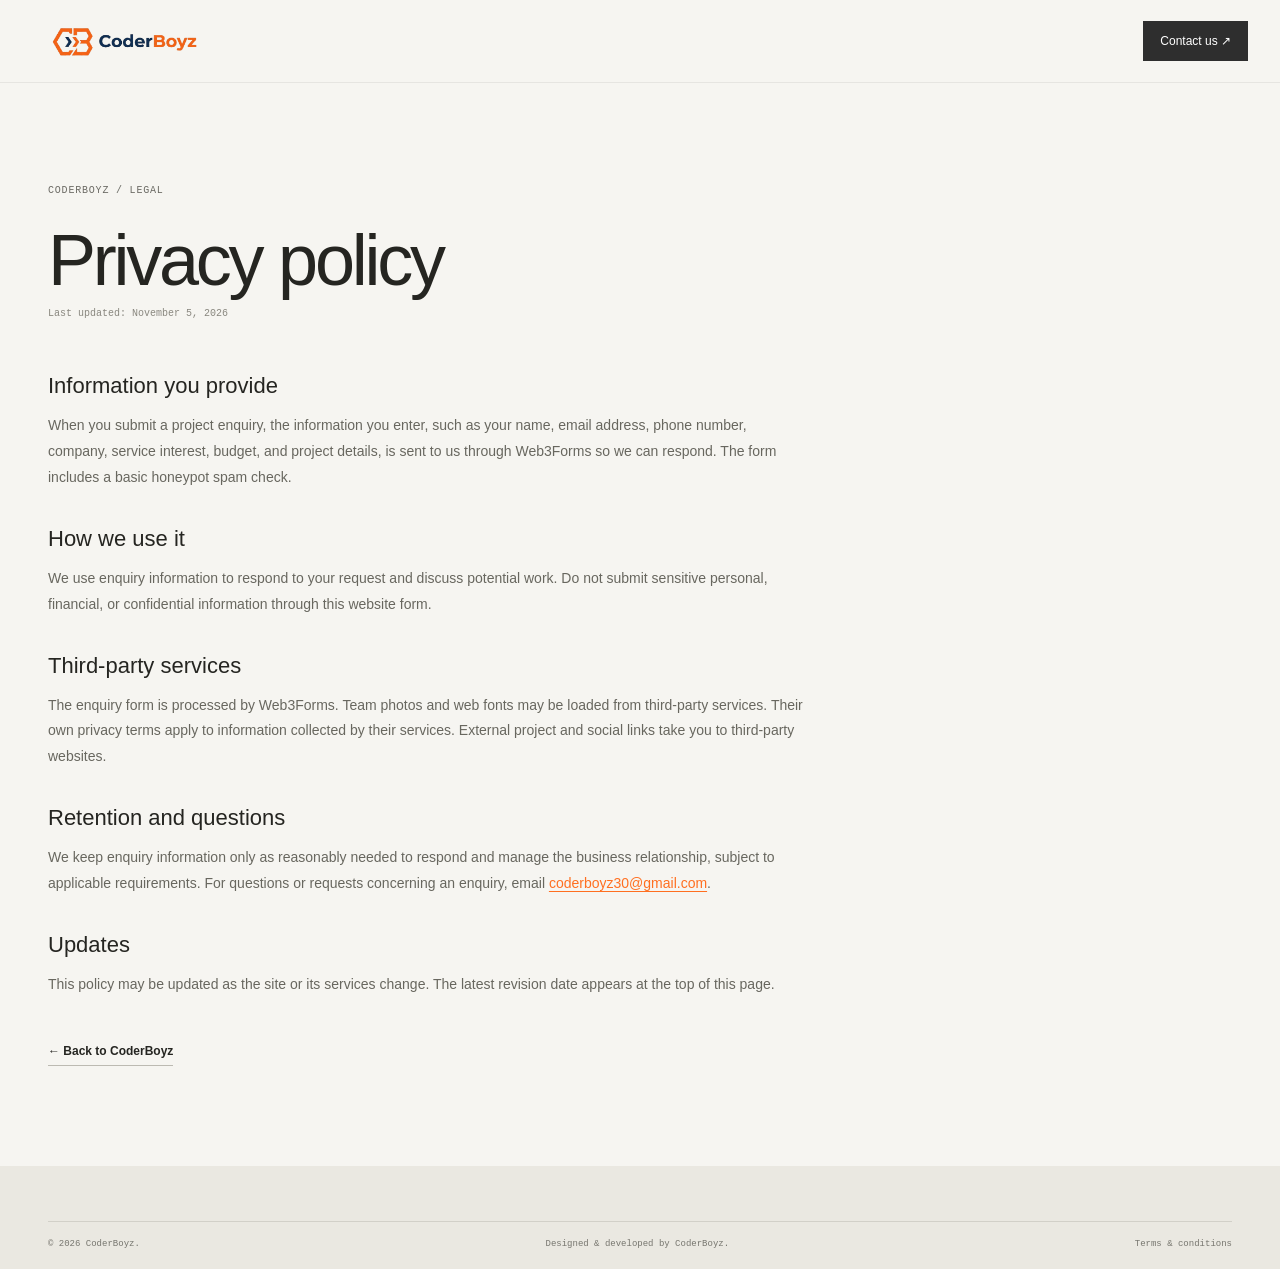
<file: privacy.html>
<!doctype html>
<html lang="en"><head><meta charset="utf-8"><meta name="viewport" content="width=device-width, initial-scale=1"><meta name="description" content="CoderBoyz privacy information for website enquiries."><link rel="icon" type="image/png" href="icon.png"><link rel="stylesheet" href="styles.css"><title>Privacy Policy — CoderBoyz</title></head><body><header class="site-header"><div class="nav-wrap"><a class="brand" href="index.html"><img src="logo.png" alt="CoderBoyz" width="300" height="100"></a><a class="nav-cta" href="index.html#contact">Contact us ↗</a></div></header><main class="legal section-wrap"><p class="eyebrow">CODERBOYZ / LEGAL</p><h1>Privacy policy</h1><p class="legal-updated">Last updated: November 5, 2026</p><h2>Information you provide</h2><p>When you submit a project enquiry, the information you enter, such as your name, email address, phone number, company, service interest, budget, and project details, is sent to us through Web3Forms so we can respond. The form includes a basic honeypot spam check.</p><h2>How we use it</h2><p>We use enquiry information to respond to your request and discuss potential work. Do not submit sensitive personal, financial, or confidential information through this website form.</p><h2>Third-party services</h2><p>The enquiry form is processed by Web3Forms. Team photos and web fonts may be loaded from third-party services. Their own privacy terms apply to information collected by their services. External project and social links take you to third-party websites.</p><h2>Retention and questions</h2><p>We keep enquiry information only as reasonably needed to respond and manage the business relationship, subject to applicable requirements. For questions or requests concerning an enquiry, email <a href="mailto:coderboyz30@gmail.com">coderboyz30@gmail.com</a>.</p><h2>Updates</h2><p>This policy may be updated as the site or its services change. The latest revision date appears at the top of this page.</p><a class="text-link" href="index.html">← Back to CoderBoyz</a></main><footer class="site-footer"><div class="section-wrap footer-bottom"><span>© <span class="year"></span> CoderBoyz.</span><span>Designed & developed by CoderBoyz.</span><a href="terms.html">Terms & conditions</a></div></footer><script>document.querySelector('.year').textContent=new Date().getFullYear()</script></body></html>
</file>
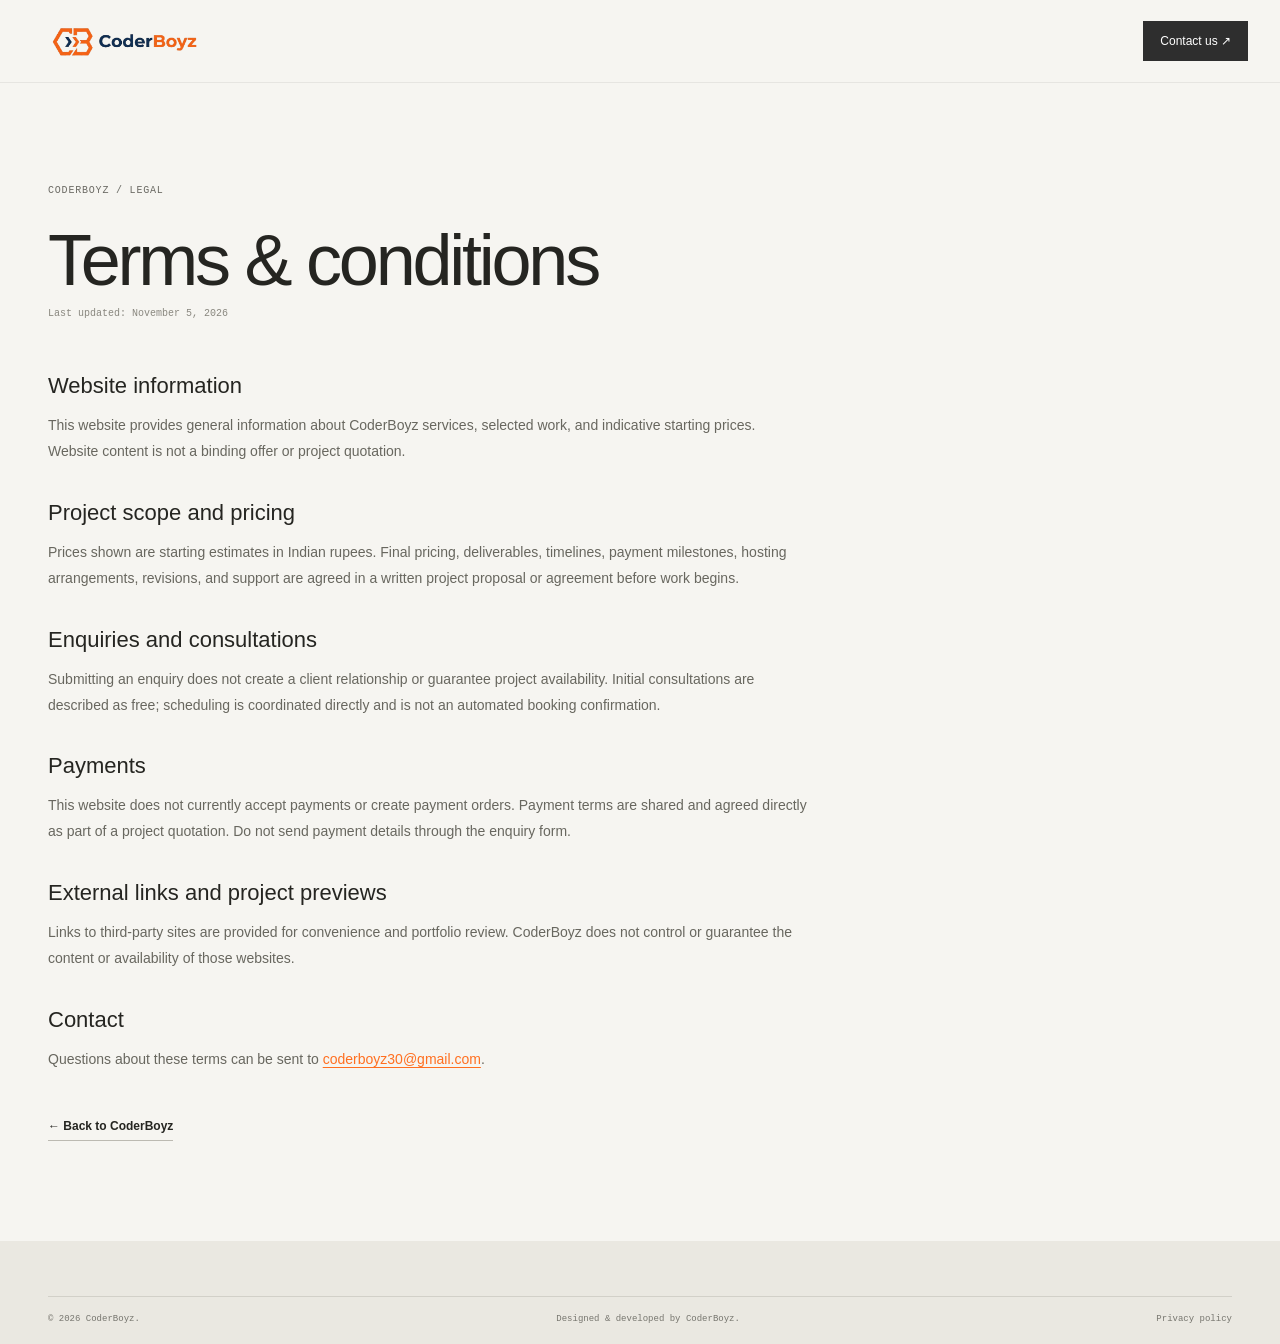
<file: terms.html>
<!doctype html>
<html lang="en"><head><meta charset="utf-8"><meta name="viewport" content="width=device-width, initial-scale=1"><meta name="description" content="Terms for using the CoderBoyz website and submitting project enquiries."><link rel="icon" type="image/png" href="icon.png"><link rel="stylesheet" href="styles.css"><title>Terms & Conditions — CoderBoyz</title></head><body><header class="site-header"><div class="nav-wrap"><a class="brand" href="index.html"><img src="logo.png" alt="CoderBoyz" width="300" height="100"></a><a class="nav-cta" href="index.html#contact">Contact us ↗</a></div></header><main class="legal section-wrap"><p class="eyebrow">CODERBOYZ / LEGAL</p><h1>Terms & conditions</h1><p class="legal-updated">Last updated: November 5, 2026</p><h2>Website information</h2><p>This website provides general information about CoderBoyz services, selected work, and indicative starting prices. Website content is not a binding offer or project quotation.</p><h2>Project scope and pricing</h2><p>Prices shown are starting estimates in Indian rupees. Final pricing, deliverables, timelines, payment milestones, hosting arrangements, revisions, and support are agreed in a written project proposal or agreement before work begins.</p><h2>Enquiries and consultations</h2><p>Submitting an enquiry does not create a client relationship or guarantee project availability. Initial consultations are described as free; scheduling is coordinated directly and is not an automated booking confirmation.</p><h2>Payments</h2><p>This website does not currently accept payments or create payment orders. Payment terms are shared and agreed directly as part of a project quotation. Do not send payment details through the enquiry form.</p><h2>External links and project previews</h2><p>Links to third-party sites are provided for convenience and portfolio review. CoderBoyz does not control or guarantee the content or availability of those websites.</p><h2>Contact</h2><p>Questions about these terms can be sent to <a href="mailto:coderboyz30@gmail.com">coderboyz30@gmail.com</a>.</p><a class="text-link" href="index.html">← Back to CoderBoyz</a></main><footer class="site-footer"><div class="section-wrap footer-bottom"><span>© <span class="year"></span> CoderBoyz.</span><span>Designed & developed by CoderBoyz.</span><a href="privacy.html">Privacy policy</a></div></footer><script>document.querySelector('.year').textContent=new Date().getFullYear()</script></body></html>
</file>
<file: styles.css>
:root{--orange:#ff6f20;--orange-light:#ff8c40;--charcoal:#2e2e2e;--ink:#252521;--cream:#fff5e6;--paper:#f6f5f1;--white:#fff;--muted:#77766f;--rule:#dddbd3;--mono:"DM Mono",monospace;--display:"Space Grotesk",sans-serif;--body:"DM Sans",sans-serif;--wrap:1220px}
*{box-sizing:border-box}html{scroll-behavior:smooth;scroll-padding-top:90px}body{margin:0;background:var(--paper);color:var(--ink);font-family:var(--body);font-size:15px;line-height:1.55;-webkit-font-smoothing:antialiased}a{color:inherit;text-decoration:none}button,input,textarea,select{font:inherit}button{color:inherit}.section-wrap{width:min(var(--wrap),calc(100% - 96px));margin-inline:auto}.skip-link{position:absolute;left:16px;top:-60px;z-index:99;padding:12px 18px;background:var(--charcoal);color:white}.skip-link:focus{top:12px}.visually-hidden{position:absolute;width:1px;height:1px;padding:0;margin:-1px;overflow:hidden;clip:rect(0,0,0,0);white-space:nowrap;border:0}
.site-header{position:sticky;z-index:20;top:0;background:rgba(246,245,241,.94);backdrop-filter:blur(16px);border-bottom:1px solid rgba(46,46,46,.08);transition:box-shadow .25s}.site-header.scrolled{box-shadow:0 6px 24px #2525210c}.nav-wrap{width:min(1360px,calc(100% - 64px));height:82px;margin:auto;display:flex;align-items:center;justify-content:space-between}.brand{display:flex;align-items:center;width:185px;overflow:hidden}.brand img{display:block;width:185px;height:auto;mix-blend-mode:multiply;transition:transform .35s}.brand:hover img{transform:translateY(-2px)}.main-nav{display:flex;align-items:center;gap:clamp(16px,2.1vw,30px)}.main-nav>a:not(.nav-cta){font-size:12px;color:#54534e;transition:color .2s}.main-nav>a:not(.nav-cta):hover,.main-nav>a.active{color:var(--orange)}.nav-cta{margin-left:8px;padding:11px 17px;background:var(--charcoal);color:white;font-size:12px;transition:background .2s}.nav-cta:hover{background:var(--orange)}.nav-cta span{margin-left:12px}.menu-toggle{display:none}
.hero{min-height:690px;padding-top:104px;position:relative;display:grid;grid-template-columns:1.08fr .92fr;align-items:center;gap:55px}.hero-copy{padding:10px 0 52px}.eyebrow,.section-kicker,.mono-label{font-family:var(--mono);font-size:10px;text-transform:uppercase;letter-spacing:.08em}.eyebrow{display:flex;align-items:center;gap:10px;color:#6b6a64}.live-dot{display:inline-block;width:7px;height:7px;border-radius:50%;background:#74a77e;box-shadow:0 0 0 4px #74a77e1b}.hero h1,.section-heading h2,.intro h2,.industry-layout h2,.faq h2,.contact h2{font-family:var(--display);font-weight:500;letter-spacing:-.045em;line-height:1.03}.hero h1{max-width:680px;margin:27px 0 24px;font-size:clamp(54px,6.1vw,84px)}.hero h1 em,.section-heading h2 span,.intro h2 span,.industry-layout h2 span,.feedback h2 span,.faq h2 span,.contact h2 span{font-style:normal;color:var(--orange)}.hero-description{max-width:510px;color:#66655f;font-size:16px;line-height:1.8}.hero-actions{display:flex;align-items:center;gap:27px;margin-top:31px}.button{min-height:50px;display:inline-flex;align-items:center;justify-content:center;gap:25px;padding:0 20px;font-size:12px;font-weight:600;transition:transform .2s,background .2s,color .2s}.button:hover{transform:translateY(-2px)}.button-dark{background:var(--charcoal);color:white}.button-dark:hover{background:var(--orange)}.text-link{font-size:12px;font-weight:600;border-bottom:1px solid #bcbab2;padding:0 0 5px}.text-link span{margin-left:9px;color:var(--orange)}.hero-services{margin-top:57px;font-family:var(--mono);font-size:9px;color:#77766f;text-transform:uppercase;letter-spacing:.045em}.hero-services i{color:var(--orange);font-style:normal;margin:0 5px}.hero-art{height:460px;position:relative;overflow:hidden;background:#ece9e1;border:1px solid #e1ded5}.art-grid{position:absolute;inset:0;background-image:linear-gradient(#2e2e2e0c 1px,transparent 1px),linear-gradient(90deg,#2e2e2e0c 1px,transparent 1px);background-size:45px 45px;mask-image:linear-gradient(145deg,black,transparent 90%)}.art-orbit{position:absolute;border:1px solid #ff6f2055;border-radius:50%;left:50%;top:48%;transform:translate(-50%,-50%) rotate(-24deg)}.orbit-one{width:360px;height:200px}.orbit-two{width:270px;height:390px;transform:translate(-50%,-50%) rotate(53deg);border-color:#2e2e2e35}.art-core{position:absolute;left:50%;top:48%;width:168px;height:168px;transform:translate(-50%,-50%);border-radius:50%;border:1px solid #c9c4b8;background:#f6f5f1;display:grid;place-items:center;box-shadow:0 0 0 13px #f6f5f13a,0 0 0 30px #f6f5f124;animation:core-in .8s both}.art-core img{width:91px;height:91px;object-fit:contain;mix-blend-mode:multiply}.art-core span{position:absolute;bottom:23px;font:9px var(--mono);letter-spacing:.07em;color:#68675f}.art-tag{position:absolute;font:9px var(--mono);letter-spacing:.09em;color:#55544e}.tag-top{top:29px;left:28px}.tag-dot{display:inline-block;width:6px;height:6px;border-radius:50%;background:var(--orange);margin-right:7px}.tag-bottom{right:25px;bottom:25px}.tag-bottom span{color:var(--orange);margin-left:11px}.art-cross{position:absolute;font:22px var(--body);font-weight:300;color:var(--orange)}.cross-a{top:23%;right:19%}.cross-b{left:18%;bottom:23%}.art-index{position:absolute;right:26px;top:28px;font:9px var(--mono);color:#99958c}.hero-bottom{grid-column:1/-1;position:absolute;bottom:24px;left:0;right:0;border-top:1px solid var(--rule);padding-top:12px;display:flex;justify-content:space-between;font:9px var(--mono);text-transform:uppercase;color:#807f78;letter-spacing:.04em}.hero-bottom a{color:var(--charcoal)}
.section-kicker{display:flex;align-items:center;gap:18px;color:#77766f}.section-kicker .line{height:1px;background:var(--rule);flex:1}.intro{padding-top:128px;padding-bottom:110px}.intro-layout{display:grid;grid-template-columns:1.1fr .9fr;gap:8%;align-items:start;padding:63px 7% 56px 9%}.intro h2,.industry-layout h2,.faq h2{font-size:clamp(46px,6vw,74px);margin:0}.intro-text{max-width:440px;padding-top:4px}.intro-text p{color:#696861;font-size:14px;line-height:1.85}.intro-text .lead{font-family:var(--display);font-size:23px;line-height:1.35;color:var(--ink);margin:0 0 17px}.intro-text .text-link{display:inline-block;margin-top:12px}.intro-note{display:flex;justify-content:space-between;margin:0 9%;border-top:1px solid var(--rule);padding-top:15px;font-size:10px;color:#77766f}.intro-note span:last-child{font:9px var(--mono);letter-spacing:.06em}
.services{padding-top:50px;padding-bottom:135px}.section-heading{display:flex;align-items:end;justify-content:space-between;gap:28px;margin:49px 0 47px}.section-heading h2{font-size:clamp(40px,5vw,63px);max-width:700px;margin:0}.section-heading p{max-width:290px;margin:0 0 5px;color:#77766f;font-size:13px}.service-list{border-top:1px solid var(--rule)}.service-row{min-height:106px;display:grid;grid-template-columns:70px 1.05fr 1fr 30px;align-items:center;gap:25px;border-bottom:1px solid var(--rule);transition:padding .25s,background .25s}.service-row:hover{padding-inline:15px;background:#eeece5}.service-number{font:11px var(--mono);color:var(--orange)}.service-row h3{margin:0;font:500 21px var(--display);letter-spacing:-.03em}.service-row p{margin:0;max-width:405px;color:#77766f;font-size:12px;line-height:1.7}.service-arrow{font-size:20px;text-align:right;color:#aaa69b;transition:color .2s,transform .2s}.service-row:hover .service-arrow{color:var(--orange);transform:translate(3px,-3px)}
.technology{background:var(--charcoal);color:#f4f2ec;padding:105px 0 99px}.technology .section-kicker{color:#aaa9a1}.technology .section-kicker .line{background:#ffffff2b}.technology .section-heading p{color:#aaa9a1}.technology .section-heading{margin-bottom:42px}.tech-tabs{display:flex;gap:5px;flex-wrap:wrap;border-bottom:1px solid #ffffff24;padding-bottom:18px}.tech-tab{border:1px solid #ffffff30;color:#c9c7c0;background:transparent;padding:9px 13px;font-size:11px;cursor:pointer;transition:background .2s,border .2s,color .2s}.tech-tab:hover,.tech-tab.active{background:var(--orange);border-color:var(--orange);color:white}.tech-tab:focus-visible{outline:2px solid white;outline-offset:3px}.tech-panel{padding-top:31px;min-height:215px}.tech-panel-heading{display:flex;align-items:baseline;gap:20px;margin-bottom:20px}.mono-label{color:var(--orange-light)}.tech-panel-heading h3{font:500 17px var(--display);margin:0}.tech-grid{display:flex;flex-wrap:wrap;gap:8px}.tech-chip{display:flex;align-items:center;gap:10px;min-height:49px;padding:0 13px;border:1px solid #ffffff25;color:#eeece5;font-size:12px;animation:chip-in .3s both;transition:border-color .2s,background .2s}.tech-chip:hover{border-color:var(--orange-light);background:#ffffff0b}.tech-symbol{width:23px;height:23px;display:grid;place-items:center;color:var(--orange-light);font:10px var(--mono);border:1px solid #ff8c405c;border-radius:50%}.tech-note{margin:25px 0 0;color:#a6a49e;font-size:10px}
.industries{padding-top:120px;padding-bottom:130px}.industry-layout{display:grid;grid-template-columns:1fr 1fr;gap:10%;padding:64px 8% 0}.industry-layout h2{font-size:clamp(43px,5.3vw,67px)}.industry-list>div{display:grid;grid-template-columns:46px 1fr 20px;align-items:center;min-height:58px;border-bottom:1px solid var(--rule);font-size:13px}.industry-list>div:first-child{border-top:1px solid var(--rule)}.industry-list>div span{font:10px var(--mono);color:var(--orange)}.industry-list>div i{font-style:normal;color:#a5a198;transition:color .2s}.industry-list>div:hover i{color:var(--orange)}
.work{padding-top:42px;padding-bottom:125px}.work .section-heading{margin-bottom:42px}.project-grid{display:grid;grid-template-columns:1fr 1fr;gap:40px 24px}.project-wide{grid-column:span 2}.project-preview{height:290px;position:relative;display:block;overflow:hidden;background:#e6e1d6}.project-wide .project-preview{height:350px}.preview-browser{height:29px;position:absolute;z-index:2;top:0;left:0;right:0;background:#f8f7f3;display:flex;align-items:center;gap:5px;padding:0 12px;border-bottom:1px solid #dedbd4}.preview-browser>span{width:6px;height:6px;border-radius:50%;background:#d3d0c8}.preview-browser i{position:absolute;left:50%;transform:translateX(-50%);font:8px var(--mono);font-style:normal;color:#89877f}.mock-grow,.mock-film,.mock-rudra,.mock-dance{position:absolute;inset:29px 0 0;overflow:hidden}.mock-grow{background:#f3f0e8;color:#202720}.mock-nav{height:38px;display:flex;justify-content:space-between;align-items:center;padding:0 7%;font:600 10px var(--display)}.mock-nav b{font:9px var(--body);background:#223a31;color:white;padding:7px 12px}.mock-content{position:absolute;left:11%;top:27%;display:flex;flex-direction:column;gap:12px;z-index:1}.mock-content small,.mock-film small,.mock-rudra small,.mock-dance small{font:8px var(--mono);letter-spacing:.14em}.mock-content strong{font:500 clamp(29px,4vw,48px)/.99 var(--display);letter-spacing:-.04em}.mock-content>span{font-size:10px;color:#68685e}.mock-shape{position:absolute;width:47%;height:130%;right:6%;top:-19%;background:#d3e2ca;clip-path:polygon(25% 0,100% 0,100% 100%,0 84%);transform:rotate(-8deg)}.mock-shape:after{content:"";position:absolute;inset:23% 10% 12% 25%;background:#ffbc5f;clip-path:polygon(0 26%,100% 0,74% 100%,18% 72%)}.mock-film{background:#24221f;color:#f6f2e9;display:flex;flex-direction:column;justify-content:center;padding-left:9%;gap:17px}.mock-film:after{content:"";position:absolute;right:8%;top:16%;width:33%;height:76%;border:1px solid #b17a47;transform:rotate(8deg);background:linear-gradient(140deg,#80553b,#272520 62%)}.mock-film strong{font:500 clamp(35px,4vw,56px)/.98 var(--display);letter-spacing:-.04em;z-index:1}.mock-film span{font:8px var(--mono);letter-spacing:.12em;color:#b9a78f}.mock-rudra{background:#dbd9d2;padding:7% 10%;color:#262723}.mock-rudra strong{display:block;font:500 clamp(37px,5vw,62px)/.9 var(--display);letter-spacing:-.05em;margin-top:20px}.mock-rudra strong span{color:var(--orange)}.mock-rudra div{position:absolute;right:11%;bottom:15%;font:12px/1.5 var(--body);color:#6b6b64}.mock-dance{background:#e8ddd0;color:#46362c;display:flex;align-items:center;gap:9%;padding:0 9%}.dance-mark{font:500 80px var(--display);color:#ab4d27;z-index:1}.mock-dance>div{z-index:1;display:flex;flex-direction:column;gap:12px}.mock-dance strong{font:500 clamp(30px,4vw,48px)/.95 var(--display);letter-spacing:-.04em}.mock-dance>div>span{font:8px var(--mono);letter-spacing:.12em}.dance-circle{position:absolute;width:300px;height:300px;border:1px solid #ad664d70;border-radius:50%;right:8%;top:-10%}.preview-hint{position:absolute;right:12px;bottom:12px;z-index:3;padding:7px 10px;background:var(--charcoal);color:white;font:8px var(--mono);letter-spacing:.08em;opacity:0;transform:translateY(4px);transition:opacity .2s,transform .2s}.project-preview:hover .preview-hint{opacity:1;transform:none}.project-meta{display:flex;justify-content:space-between;align-items:start;padding-top:15px}.project-type{font:9px var(--mono);letter-spacing:.04em;color:#87857c}.project-meta h3{font:500 23px var(--display);margin:6px 0 3px}.project-meta p{font-size:11px;color:#77766f;margin:0}.project-meta>a{font-size:21px;color:#77766f;transition:color .2s,transform .2s}.project-meta>a:hover{color:var(--orange);transform:translate(3px,-3px)}.work-foot{display:flex;justify-content:space-between;align-items:center;border-top:1px solid var(--rule);margin-top:44px;padding-top:17px;font:9px var(--mono);color:#8a887f;text-transform:uppercase}
.process{background:#eceae3;padding:104px 0 116px}.process .section-heading{margin-bottom:49px}.process-grid{display:grid;grid-template-columns:repeat(6,1fr);border-top:1px solid #d5d2c8}.process-grid article{padding:22px 18px 0 0;position:relative}.process-grid article:before{content:"";position:absolute;top:-4px;left:0;width:7px;height:7px;border-radius:50%;background:var(--orange)}.process-grid article>span{font:10px var(--mono);color:#a09d93}.process-grid h3{font:500 17px var(--display);margin:19px 0 7px}.process-grid p{margin:0;color:#77766f;font-size:11px;line-height:1.65}
.team{padding-top:120px;padding-bottom:125px}.team .section-heading{margin-bottom:40px}.team-grid{display:grid;grid-template-columns:repeat(3,1fr);gap:24px}.person-photo{height:290px;background:#e7e4dc;position:relative;overflow:hidden}.person-photo img{width:100%;height:100%;object-fit:cover;filter:saturate(.83);transition:transform .5s,filter .35s}.person:hover .person-photo img{transform:scale(1.035);filter:saturate(1)}.person-photo>span{position:absolute;left:12px;bottom:12px;padding:6px 8px;background:#f6f5f1e8;font:8px var(--mono);letter-spacing:.08em}.person-info{display:flex;justify-content:space-between;align-items:center;padding-top:17px}.person-info h3{font:500 20px var(--display);margin:0}.person-info p{margin:3px 0 0;font-size:11px;color:#77766f}.person-link{font-size:21px;color:#77766f}.person-link:hover{color:var(--orange)}.person-skills{min-height:44px;margin:13px 0;color:#77766f;font-size:11px;line-height:1.65}.social-links{display:flex;gap:15px;border-top:1px solid var(--rule);padding-top:12px}.social-links a{font:9px var(--mono);color:#696861}.social-links a:hover{color:var(--orange)}
.feedback{padding-top:40px;padding-bottom:105px}.feedback-inner{display:flex;justify-content:space-between;align-items:end;padding:54px 7% 38px}.feedback-inner>div{position:relative}.quote-mark{font:100px/.7 Georgia,serif;color:var(--orange);opacity:.8}.feedback h2{font:500 clamp(37px,4.6vw,58px)/1.05 var(--display);letter-spacing:-.045em;max-width:600px;margin:15px 0 0}.feedback-note{font-size:12px;color:#77766f;white-space:nowrap}.feedback-dot{display:inline-block;width:6px;height:6px;border-radius:50%;background:var(--orange);margin-right:8px;vertical-align:middle}.feedback-associations{display:flex;justify-content:space-between;margin:0 7%;padding-top:14px;border-top:1px solid var(--rule);font-size:10px}.feedback-associations i{display:block;font-style:normal;color:#87857c;font-size:9px;margin-top:3px}
.pricing{padding-top:30px;padding-bottom:125px}.pricing .section-heading{margin-bottom:40px}.pricing-grid{display:grid;grid-template-columns:repeat(4,1fr);border:1px solid var(--rule)}.price-plan{padding:24px 20px 20px;min-height:368px;display:flex;flex-direction:column;border-right:1px solid var(--rule);background:transparent;transition:background .2s}.price-plan:last-child{border-right:0}.price-plan:hover{background:#eeece5}.price-plan.featured{background:#efece4}.plan-index{font:9px var(--mono);color:var(--orange);letter-spacing:.06em}.price-plan h3{font:500 22px var(--display);margin:21px 0 2px}.price{font:500 30px var(--display);letter-spacing:-.04em;margin:0}.price span{font:10px var(--body);letter-spacing:0;color:#77766f}.plan-summary{font-size:10px;color:#77766f;margin:10px 0 16px}.price-plan ul{padding:14px 0 0;margin:0;border-top:1px solid var(--rule);list-style:none}.price-plan li{font-size:10px;padding:5px 0;color:#55544e}.price-plan li:before{content:"+";color:var(--orange);margin-right:8px}.plan-cta{margin-top:auto;padding-top:19px;border-top:1px solid var(--rule);font-size:10px;font-weight:600}.plan-cta span{float:right;color:var(--orange);font-size:15px;line-height:12px}.pricing-note{margin:15px 0 0;color:#77766f;font-size:10px}
.faq{padding-top:40px;padding-bottom:125px}.faq-layout{display:grid;grid-template-columns:.75fr 1.25fr;gap:11%;padding:55px 7% 0}.faq h2{font-size:clamp(46px,5vw,65px)}.faq-list details{border-bottom:1px solid var(--rule)}.faq-list details:first-child{border-top:1px solid var(--rule)}.faq-list summary{display:flex;justify-content:space-between;align-items:center;gap:20px;list-style:none;cursor:pointer;padding:16px 0;font-size:13px;font-weight:500}.faq-list summary::-webkit-details-marker{display:none}.faq-list summary span{color:var(--orange);font-size:19px;font-weight:400;transition:transform .2s}.faq-list details[open] summary span{transform:rotate(45deg)}.faq-list details p{max-width:600px;margin:0;padding:0 35px 17px 0;color:#77766f;font-size:12px;line-height:1.75}
.contact{background:#262724;color:#f5f3ed;padding:100px 0 102px}.contact .section-kicker{color:#b4b1a9}.contact .section-kicker .line{background:#ffffff30}.contact-inner{display:grid;grid-template-columns:.9fr 1.1fr;gap:9%}.contact-copy{position:relative;min-height:470px}.contact h2{font-size:clamp(55px,6.2vw,80px);margin:58px 0 19px}.contact-copy>p{max-width:350px;color:#b0aea6;font-size:13px}.contact-email{display:inline-block;margin-top:20px;font-size:14px;border-bottom:1px solid #ffffff54;padding-bottom:8px}.contact-email span{margin-left:15px;color:var(--orange-light)}.contact-stamp{position:absolute;left:0;bottom:0;width:100px;height:100px;border:1px solid #ffffff48;border-radius:50%;display:grid;place-content:center;text-align:center;font:7px/1.5 var(--mono);letter-spacing:.07em;color:#b6b3ab;transform:rotate(-11deg)}.contact-stamp b{font:500 17px var(--display);color:var(--orange-light);letter-spacing:0}.contact-stamp span{font-size:6px}.enquiry-form{padding-top:62px}.form-row{display:grid;grid-template-columns:1fr 1fr;gap:22px}.enquiry-form label{display:block;margin-bottom:19px;font-size:10px;color:#c4c1b9}.enquiry-form label span{color:#85837c}.enquiry-form input,.enquiry-form textarea,.enquiry-form select{display:block;width:100%;margin-top:7px;border:0;border-bottom:1px solid #ffffff35;background:transparent;color:#f5f3ed;padding:10px 0;font-size:12px;outline:none;border-radius:0}.enquiry-form input:focus,.enquiry-form textarea:focus,.enquiry-form select:focus{border-bottom-color:var(--orange-light)}.enquiry-form input::placeholder,.enquiry-form textarea::placeholder{color:#8d8b83}.enquiry-form select{color:#d5d2ca}.enquiry-form select option{background:#2e2e2e;color:white}.enquiry-form textarea{resize:vertical;min-height:90px}.form-footer{display:flex;align-items:center;justify-content:space-between;gap:20px;margin-top:5px}.form-footer p{margin:0;color:#a5a39b;font-size:9px}.button-orange{border:0;background:var(--orange);color:white;cursor:pointer;min-width:145px}.button-orange:hover{background:#f88339}.button-orange:disabled{opacity:.65;cursor:wait}.botcheck{position:absolute!important;left:-10000px!important;width:1px!important;height:1px!important}.consultation{padding:54px 0;display:grid;grid-template-columns:1fr auto;align-items:center;gap:20px;position:relative}.consultation .mono-label{color:var(--orange)}.consultation h2{font:500 28px var(--display);margin:8px 0}.consultation p{color:#77766f;font-size:12px;margin:0;max-width:580px}.button-light{background:var(--cream);border:1px solid #e9dcc8}.button-light:hover{background:var(--orange);color:white}.consultation-note{grid-column:1/-1;font:9px var(--mono);color:#89877f}
.site-footer{background:#eae8e1;padding:55px 0 20px}.footer-main{display:grid;grid-template-columns:1.5fr .8fr .9fr 1fr;gap:35px;padding-bottom:49px}.footer-brand img{width:175px;height:auto;mix-blend-mode:multiply}.footer-brand p{font:12px/1.7 var(--display);color:#65645d;margin:14px 0 0}.footer-column{display:flex;flex-direction:column;gap:9px}.footer-column>span{font:9px var(--mono);color:#89877f;letter-spacing:.07em;margin-bottom:5px}.footer-column a{font-size:11px;color:#4f4e48}.footer-column a:hover{color:var(--orange)}.footer-availability{font-size:11px;color:#55544e}.footer-availability .live-dot{margin-right:8px}.footer-availability small{display:block;color:#88867e;margin:8px 0 0 18px;font-size:10px}.footer-bottom{display:flex;justify-content:space-between;align-items:center;gap:15px;padding-top:17px;border-top:1px solid #d2d0c8;color:#77766f;font:9px var(--mono)}.footer-bottom>div{display:flex;gap:14px}.footer-bottom a:hover{color:var(--orange)}.whatsapp-float,.chat-launcher{position:fixed;z-index:15;right:25px;display:flex;align-items:center;justify-content:center;box-shadow:0 5px 20px #0002}.whatsapp-float{bottom:25px;height:47px;padding:0 16px;gap:9px;background:#1f7555;color:white;font-size:11px;font-weight:600;transition:transform .2s,background .2s}.whatsapp-float:hover{transform:translateY(-3px);background:#195f45}.wa-icon{font-size:17px}.chat-launcher{bottom:84px;width:47px;height:47px;border:0;background:var(--orange);color:#fff;cursor:pointer;gap:8px;transition:width .2s,background .2s}.chat-launcher:hover{background:#ed5e12}.chat-icon{font-size:19px}.chat-label{display:none;font-size:11px}.chat-launcher[aria-expanded=true]{width:103px}.chat-launcher[aria-expanded=true] .chat-label{display:inline}.chat-panel{position:fixed;z-index:16;right:25px;bottom:143px;width:min(350px,calc(100vw - 32px));height:430px;background:#f9f8f4;border:1px solid #dedbd3;box-shadow:0 14px 50px #0002;display:flex;flex-direction:column}.chat-panel[hidden]{display:none}.chat-head{display:flex;justify-content:space-between;align-items:center;background:var(--charcoal);color:white;padding:15px}.chat-head>div{display:grid;grid-template-columns:10px 1fr;align-items:center;column-gap:8px}.chat-head b{font:500 13px var(--display)}.chat-head small{grid-column:2;color:#b7b4ab;font-size:9px}.chat-head button{border:0;background:none;color:white;font-size:23px;cursor:pointer}.chat-messages{padding:15px;flex:1;overflow:auto}.chat-bubble{max-width:90%;padding:10px 12px;margin:0 0 10px;font-size:11px;line-height:1.6}.chat-bubble.bot{background:#eeece5}.chat-bubble.user{background:#ffeadb;margin-left:auto}.chat-prompts{display:flex;gap:6px;padding:0 12px 10px;flex-wrap:wrap}.chat-prompts button{background:transparent;border:1px solid #d5d2c8;padding:6px 8px;font-size:9px;cursor:pointer}.chat-prompts button:hover{border-color:var(--orange);color:var(--orange)}#chat-form{display:flex;border-top:1px solid #dedbd3;padding:10px;gap:8px}#chat-form input{flex:1;min-width:0;border:0;background:transparent;padding:5px;font-size:11px;outline:none}#chat-form button{width:34px;height:34px;border:0;background:var(--orange);color:#fff;font-size:18px;cursor:pointer}
.reveal{opacity:0;transform:translateY(14px);animation:reveal .8s .12s forwards}.hero-art.reveal{animation-delay:.28s}@keyframes reveal{to{opacity:1;transform:none}}@keyframes chip-in{from{opacity:0;transform:translateY(4px)}to{opacity:1;transform:none}}@keyframes core-in{from{opacity:0;transform:translate(-50%,-47%) scale(.94)}to{opacity:1;transform:translate(-50%,-50%) scale(1)}}
.legal{min-height:70vh;padding-top:90px;padding-bottom:100px}.legal h1{font:500 clamp(46px,7vw,72px)/1.05 var(--display);letter-spacing:-.045em;margin:24px 0 8px}.legal-updated{font:10px var(--mono);color:#89877f;margin-bottom:54px}.legal h2{font:500 22px var(--display);margin:35px 0 8px}.legal>p:not(.eyebrow):not(.legal-updated){max-width:760px;color:#68675f;font-size:14px;line-height:1.85}.legal a:not(.text-link){color:var(--orange);text-decoration:underline;text-underline-offset:3px}.legal .text-link{display:inline-block;margin-top:30px}
@media(min-width:1500px){.hero{min-height:750px}.hero-art{height:500px}}
@media(max-width:1000px){.section-wrap{width:calc(100% - 64px)}.nav-wrap{width:calc(100% - 48px)}.main-nav{gap:15px}.main-nav>a:not(.nav-cta){font-size:11px}.hero{gap:35px;min-height:620px}.hero h1{font-size:clamp(49px,6.4vw,70px)}.hero-art{height:400px}.service-row{grid-template-columns:45px 1fr 1fr 24px;gap:16px}.service-row h3{font-size:18px}.project-preview{height:250px}.project-wide .project-preview{height:300px}.pricing-grid{grid-template-columns:repeat(2,1fr)}.price-plan:nth-child(2){border-right:0}.price-plan:nth-child(-n+2){border-bottom:1px solid var(--rule)}.team-grid{gap:18px}.person-photo{height:245px}.footer-main{grid-template-columns:1.2fr .8fr .9fr}.footer-availability{grid-column:2/-1}}
@media(max-width:760px){html{scroll-padding-top:70px}.section-wrap{width:calc(100% - 40px)}.nav-wrap{width:calc(100% - 36px);height:68px}.brand,.brand img{width:158px}.menu-toggle{width:42px;height:42px;border:1px solid var(--rule);background:transparent;display:grid;align-content:center;justify-content:center;gap:6px;cursor:pointer}.menu-toggle span{display:block;width:17px;height:1px;background:var(--charcoal);transition:transform .2s}.menu-toggle[aria-expanded=true] span:first-child{transform:translateY(3.5px) rotate(45deg)}.menu-toggle[aria-expanded=true] span:last-child{transform:translateY(-3.5px) rotate(-45deg)}.main-nav{position:absolute;top:68px;left:0;right:0;background:var(--paper);padding:10px 20px 20px;display:none;align-items:stretch;gap:0;border-bottom:1px solid var(--rule)}.main-nav.open{display:flex;flex-direction:column}.main-nav>a:not(.nav-cta){padding:12px 0;border-bottom:1px solid var(--rule);font-size:13px}.nav-cta{margin:13px 0 0;text-align:center;padding:13px}.hero{display:flex;flex-direction:column;align-items:stretch;gap:22px;min-height:0;padding-top:75px;padding-bottom:70px}.hero-copy{padding:0}.eyebrow{font-size:8px}.hero h1{font-size:clamp(49px,12vw,72px);margin:24px 0 18px}.hero-description{font-size:14px}.hero-services{margin-top:32px;line-height:2}.hero-art{height:300px}.hero-bottom{bottom:20px;font-size:7px}.hero-bottom span:nth-child(2){display:none}.art-core{width:135px;height:135px}.art-core img{width:75px;height:75px}.intro{padding-top:80px;padding-bottom:80px}.intro-layout{grid-template-columns:1fr;gap:26px;padding:48px 4% 37px}.intro h2,.industry-layout h2,.faq h2{font-size:clamp(46px,11vw,65px)}.intro-note{margin:0 4%;font-size:9px}.services{padding-top:30px;padding-bottom:85px}.section-heading{display:block;margin:37px 0 32px}.section-heading h2{font-size:clamp(39px,9vw,55px)}.section-heading p{margin-top:15px;font-size:12px}.service-row{grid-template-columns:35px 1fr 22px;min-height:0;padding:17px 0;gap:11px}.service-row:hover{padding-inline:8px}.service-row h3{font-size:16px}.service-row p{grid-column:2;grid-row:2;font-size:11px}.service-arrow{grid-column:3;grid-row:1}.technology{padding:75px 0}.tech-tabs{gap:6px}.tech-tab{padding:8px 10px;font-size:10px}.tech-panel-heading{display:block}.tech-panel-heading h3{margin-top:8px;font-size:16px}.tech-chip{min-height:42px;font-size:11px;padding:0 10px}.industries{padding-top:80px;padding-bottom:85px}.industry-layout{grid-template-columns:1fr;gap:28px;padding:45px 4% 0}.industry-list>div{min-height:52px;font-size:12px}.work{padding-top:25px;padding-bottom:80px}.project-grid{grid-template-columns:1fr;gap:30px}.project-wide{grid-column:auto}.project-preview,.project-wide .project-preview{height:260px}.project-wide .mock-grow,.project-wide .mock-dance{font-size:initial}.mock-content strong,.mock-film strong,.mock-rudra strong,.mock-dance strong{font-size:39px}.mock-shape{width:43%}.dance-mark{font-size:55px}.work-foot{margin-top:30px;font-size:8px}.process{padding:74px 0 78px}.process-grid{grid-template-columns:repeat(2,1fr);row-gap:30px}.process-grid article{min-height:112px}.process-grid h3{margin-top:13px}.team{padding-top:80px;padding-bottom:85px}.team-grid{grid-template-columns:1fr;gap:32px}.person-photo{height:340px}.person-skills{min-height:0}.feedback{padding-top:20px;padding-bottom:75px}.feedback-inner{display:block;padding:40px 4% 25px}.feedback h2{font-size:42px}.feedback-note{margin-top:25px}.feedback-associations{margin:0 4%;flex-direction:column;gap:12px}.pricing{padding-top:20px;padding-bottom:85px}.pricing-grid{grid-template-columns:1fr}.price-plan{min-height:0;border-right:0;border-bottom:1px solid var(--rule);padding:22px}.price-plan:last-child{border-bottom:0}.price-plan:nth-child(2){border-bottom:1px solid var(--rule)}.plan-cta{margin-top:22px}.faq{padding-top:20px;padding-bottom:85px}.faq-layout{grid-template-columns:1fr;gap:28px;padding:42px 4% 0}.faq h2 br{display:none}.faq-list summary{font-size:12px}.contact{padding:70px 0 75px}.contact-inner{grid-template-columns:1fr;gap:25px}.contact-copy{min-height:365px}.contact h2{font-size:60px;margin:44px 0 15px}.contact-stamp{width:78px;height:78px;right:0;left:auto;bottom:0}.enquiry-form{padding-top:15px}.form-row{gap:15px}.enquiry-form label{font-size:9px}.form-footer{align-items:flex-start;flex-direction:column}.button-orange{align-self:flex-end}.consultation{padding:38px 0;grid-template-columns:1fr}.consultation .button{justify-self:start}.consultation-note{grid-column:auto}.site-footer{padding-top:42px}.footer-main{grid-template-columns:1fr 1fr;gap:30px 20px}.footer-brand{grid-column:span 2}.footer-availability{grid-column:auto}.footer-bottom{flex-wrap:wrap;line-height:1.7}.footer-bottom>span:nth-child(2){order:3;flex-basis:100%}.footer-bottom>div{gap:9px}.whatsapp-float{right:16px;bottom:16px;height:43px}.chat-launcher{right:16px;bottom:68px;width:43px;height:43px}.chat-panel{right:16px;bottom:120px;height:min(430px,calc(100dvh - 145px))}}
@media(max-width:420px){.section-wrap{width:calc(100% - 32px)}.nav-wrap{width:calc(100% - 28px)}.hero h1{font-size:48px}.hero-art{height:260px}.form-row{grid-template-columns:1fr;gap:0}.project-preview,.project-wide .project-preview{height:225px}.mock-content strong,.mock-film strong,.mock-rudra strong,.mock-dance strong{font-size:33px}.mock-dance{gap:6%}.dance-mark{font-size:45px}.footer-bottom{font-size:8px}}
.faq h2 br{display:block}
:root[data-theme="dark"]{color-scheme:dark;--charcoal:#0b0c0a;--ink:#f4f2eb;--cream:#292b27;--paper:#121311;--white:#242622;--muted:#c0beb6;--rule:#3c3e39}
:root[data-theme="dark"] .site-header{background:rgba(18,19,17,.96);border-bottom-color:#ffffff20}
:root[data-theme="dark"] .brand{height:auto;padding:0;background:transparent}
:root[data-theme="dark"] .brand img{mix-blend-mode:normal;background:transparent;padding:0;filter:none}
:root[data-theme="dark"] .main-nav>a:not(.nav-cta){color:#cbc8c0}
:root[data-theme="dark"] .main-nav>a.active,:root[data-theme="dark"] .main-nav>a:not(.nav-cta):hover{color:var(--orange-light)}
:root[data-theme="dark"] .menu-toggle{border-color:var(--rule)}
:root[data-theme="dark"] .menu-toggle span{background:var(--ink)}
:root[data-theme="dark"] .hero-art{background:#1b1d1a;border-color:#3c3e39}
:root[data-theme="dark"] .art-grid{background-image:linear-gradient(#ffffff0c 1px,transparent 1px),linear-gradient(90deg,#ffffff0c 1px,transparent 1px)}
:root[data-theme="dark"] .art-core{background:#171916;border-color:#494b44}
:root[data-theme="dark"] .art-core img{mix-blend-mode:screen}
:root[data-theme="dark"] .art-core span,:root[data-theme="dark"] .art-tag,:root[data-theme="dark"] .art-index{color:#c3c0b7}
:root[data-theme="dark"] .eyebrow,:root[data-theme="dark"] .hero-description,:root[data-theme="dark"] .hero-services,:root[data-theme="dark"] .section-kicker,:root[data-theme="dark"] .intro-text p:not(.lead),:root[data-theme="dark"] .intro-note,:root[data-theme="dark"] .section-heading p,:root[data-theme="dark"] .service-row p,:root[data-theme="dark"] .industry-list>div i,:root[data-theme="dark"] .project-type,:root[data-theme="dark"] .project-meta p,:root[data-theme="dark"] .process-grid p,:root[data-theme="dark"] .person-info p,:root[data-theme="dark"] .person-skills,:root[data-theme="dark"] .feedback-note,:root[data-theme="dark"] .feedback-associations i,:root[data-theme="dark"] .plan-summary,:root[data-theme="dark"] .pricing-note,:root[data-theme="dark"] .faq-list details p,:root[data-theme="dark"] .consultation p{color:#b4b1a9}
:root[data-theme="dark"] .section-kicker .line,:root[data-theme="dark"] .service-list,:root[data-theme="dark"] .service-row,:root[data-theme="dark"] .intro-note,:root[data-theme="dark"] .social-links,:root[data-theme="dark"] .feedback-associations,:root[data-theme="dark"] .faq-list details,:root[data-theme="dark"] .footer-bottom{border-color:var(--rule)}
:root[data-theme="dark"] .text-link{border-color:#66675f}
:root[data-theme="dark"] .service-row:hover{background:#20221e}
:root[data-theme="dark"] .process{background:#1b1d1a}
:root[data-theme="dark"] .price-plan.featured,:root[data-theme="dark"] .price-plan:hover{background:#20221e}
:root[data-theme="dark"] .site-footer{background:#1b1d1a}
:root[data-theme="dark"] .footer-column>span,:root[data-theme="dark"] .footer-column a,:root[data-theme="dark"] .footer-brand p,:root[data-theme="dark"] .footer-availability,:root[data-theme="dark"] .footer-availability small,:root[data-theme="dark"] .footer-bottom{color:#b4b1a9}
:root[data-theme="dark"] .footer-brand>a{display:inline-flex;width:175px;height:40px;align-items:center;overflow:hidden;padding:0 6px;background:#fff5e6}
:root[data-theme="dark"] .footer-brand>a img{display:block;flex:none;width:175px;height:auto;mix-blend-mode:normal}
:root[data-theme="dark"] .chat-panel{background:var(--paper);border-color:var(--rule)}
:root[data-theme="dark"] .chat-bubble.bot{background:#30312d;color:var(--ink)}
:root[data-theme="dark"] .chat-bubble.user{background:#59371f;color:#fff4e8}
:root[data-theme="dark"] .chat-prompts button{border-color:var(--rule);color:var(--ink)}
:root[data-theme="dark"] #chat-form{border-color:var(--rule)}
:root[data-theme="dark"] #chat-form input{color:var(--ink)}
:root[data-theme="dark"] .button-light{background:#30312d;border-color:#4a4b45;color:var(--ink)}
:root[data-theme="dark"] .button-light:hover{background:var(--orange);color:white}
.theme-toggle{display:inline-flex;align-items:center;gap:8px;padding:4px 0;border:0;background:transparent;color:var(--ink);font-size:10px;cursor:pointer;white-space:nowrap}
.nav-wrap>.theme-toggle{margin-left:auto;margin-right:22px}
.theme-toggle-track{width:34px;height:20px;display:flex;align-items:center;padding:2px;border:1px solid #bcbab2;border-radius:20px;transition:background .2s,border-color .2s}
.theme-toggle-knob{width:14px;height:14px;display:grid;place-items:center;border-radius:50%;background:var(--charcoal);color:white;font-size:10px;line-height:1;transition:transform .2s,background .2s}
.theme-toggle[aria-pressed="true"] .theme-toggle-track{background:var(--orange);border-color:var(--orange)}
.theme-toggle[aria-pressed="true"] .theme-toggle-knob{transform:translateX(14px);background:white;color:var(--charcoal)}
.theme-toggle:focus-visible{outline:2px solid var(--orange);outline-offset:4px}
.tech-symbol{position:relative;flex:0 0 23px;overflow:hidden;color:var(--tech-brand-color,var(--orange-light));border-color:color-mix(in srgb,var(--tech-brand-color,var(--orange-light)) 55%,transparent);background:color-mix(in srgb,var(--tech-brand-color,var(--orange-light)) 12%,transparent)}
.tech-logo{display:block;width:15px;height:15px;object-fit:contain;opacity:0;transition:opacity .15s}
.tech-symbol.has-logo .tech-logo{opacity:1}
.tech-symbol.has-logo .tech-initials{display:none}
@media(max-width:1000px){.main-nav{gap:clamp(10px,1.4vw,16px)}.theme-toggle{gap:5px}.theme-toggle-label{display:none}.nav-wrap>.theme-toggle{margin-right:15px}}
@media(max-width:760px){.nav-wrap>.theme-toggle{margin-left:auto;margin-right:12px;padding:0}.theme-toggle-label{display:none}}
:root[data-theme="dark"] .theme-toggle-track{border-color:#66675f}
.wa-icon{width:21px;height:21px;display:block}
.chat-icon{width:22px;height:22px;display:block;filter:brightness(0) invert(1)}
:root .brand img{mix-blend-mode:normal}
.footer-brand>a{display:flex;width:185px;height:auto;align-items:center;overflow:hidden;padding:0;background:transparent}
.footer-brand>a img{display:block;flex:none;width:185px;height:auto;mix-blend-mode:normal;filter:none;background:transparent;padding:0}
:root[data-theme="dark"] .footer-brand>a{height:auto;padding:0;background:transparent}
:root[data-theme="dark"] .footer-brand>a img{width:185px;height:auto;mix-blend-mode:normal;filter:none;background:transparent;padding:0}
@media(max-width:760px){.footer-brand>a,.footer-brand>a img{width:158px}}
.site-loader{position:fixed;inset:0;z-index:1000;display:grid;place-items:center;overflow:hidden;background:#171916;color:#f4f2eb;opacity:1;visibility:visible;transition:opacity .45s ease,visibility .45s ease}
.site-loader.is-leaving{opacity:0;visibility:hidden;pointer-events:none}
.loader-content{width:min(310px,calc(100vw - 64px));display:flex;flex-direction:column;align-items:center}
.loader-logo-frame{display:flex;width:185px;height:40px;align-items:center;overflow:hidden;padding:0 5px;margin-bottom:43px;background:transparent}
.loader-logo{display:block;flex:none;width:175px;height:auto;mix-blend-mode:normal}
.loader-track{height:2px;width:100%;overflow:hidden;background:#ffffff25}
.loader-track span{display:block;width:38%;height:100%;background:var(--orange);transform:translateX(-110%);animation:loader-sweep 1.15s ease-in-out infinite}
.loader-content p{display:flex;width:100%;justify-content:space-between;gap:12px;margin:12px 0 0;color:#a6a69e;font:9px var(--mono);letter-spacing:.08em}
.loader-content p span:last-child{color:var(--orange-light)}
.loader-corner{position:absolute;color:#8f9188;font:9px var(--mono);letter-spacing:.12em}
.loader-corner-top{top:28px;left:32px}
.loader-corner-bottom{right:32px;bottom:28px}
@keyframes loader-sweep{0%{transform:translateX(-110%)}55%{transform:translateX(165%)}100%{transform:translateX(280%)}}
@media(prefers-reduced-motion:reduce){.site-loader{transition:none}.loader-track span{animation:none;width:100%;transform:none}}
.whatsapp-float{right:25px;bottom:25px;width:48px;height:48px;padding:0;border-radius:50%;background:#168a50}
.whatsapp-float:hover{background:#116d3e}
.wa-icon{filter:brightness(0) invert(1)}
.whatsapp-float>span{display:none}
.chat-launcher,.chat-launcher[aria-expanded=true]{right:85px;bottom:25px;width:48px;height:48px;padding:0;justify-content:center;gap:0;border-radius:50%}
.chat-launcher[aria-expanded=true] .chat-label,.chat-label{display:none}
@media(max-width:760px){.whatsapp-float{right:16px;bottom:16px;width:44px;height:44px;padding:0}.chat-launcher,.chat-launcher[aria-expanded=true]{right:72px;bottom:16px;width:44px;height:44px;padding:0}}
.whatsapp-float{right:28px;bottom:25px;width:50px;height:50px;border:1px solid #168a50;border-radius:3px;background:transparent;box-shadow:0 0 16px #168a5033}
.whatsapp-float:hover{background:#168a501c;box-shadow:0 0 20px #168a5055}
.wa-icon{filter:none}
.chat-launcher,.chat-launcher[aria-expanded=true]{left:28px;right:auto;bottom:25px;width:50px;height:50px;border:1px solid #d6a500;border-radius:3px;background:transparent;box-shadow:0 0 16px #d6a50033}
.chat-launcher:hover,.chat-launcher[aria-expanded=true]{background:#d6a5001c;box-shadow:0 0 20px #d6a50055}
.chat-icon{filter:brightness(0) saturate(100%) invert(74%) sepia(91%) saturate(620%) hue-rotate(2deg) brightness(101%) contrast(101%)}
.chat-panel{left:28px;right:auto;bottom:88px}
@media(max-width:760px){.whatsapp-float{right:16px;bottom:16px;width:46px;height:46px}.chat-launcher,.chat-launcher[aria-expanded=true]{left:16px;right:auto;bottom:16px;width:46px;height:46px}.chat-panel{left:16px;right:auto;bottom:72px}}
.whatsapp-float{left:auto;right:25px;bottom:25px;width:48px;height:48px;border:0;border-radius:50%;background:#168a50;box-shadow:0 5px 20px #0002}
.whatsapp-float:hover{background:#116d3e;box-shadow:0 7px 22px #0003}
.wa-icon{filter:brightness(0) invert(1)}
.chat-launcher,.chat-launcher[aria-expanded=true]{left:auto;right:85px;bottom:25px;width:48px;height:48px;padding:0;border:0;border-radius:50%;background:var(--orange);box-shadow:0 5px 20px #0002}
.chat-launcher:hover,.chat-launcher[aria-expanded=true]{background:#ed5e12;box-shadow:0 7px 22px #0003}
.chat-icon{filter:brightness(0) invert(1)}
.chat-panel{left:auto;right:25px;bottom:84px}
@media(max-width:760px){.whatsapp-float{left:auto;right:16px;bottom:16px;width:44px;height:44px}.chat-launcher,.chat-launcher[aria-expanded=true]{left:auto;right:72px;bottom:16px;width:44px;height:44px}.chat-panel{left:auto;right:16px;bottom:68px}}
.chat-launcher,.chat-launcher[aria-expanded=true]{left:25px;right:auto}
.chat-panel{left:25px;right:auto}
@media(max-width:760px){.chat-launcher,.chat-launcher[aria-expanded=true]{left:16px;right:auto}.chat-panel{left:16px;right:auto}}
@media(prefers-reduced-motion:reduce){*,*::before,*::after{scroll-behavior:auto!important;animation-duration:.01ms!important;animation-iteration-count:1!important;transition-duration:.01ms!important}}
</file>
